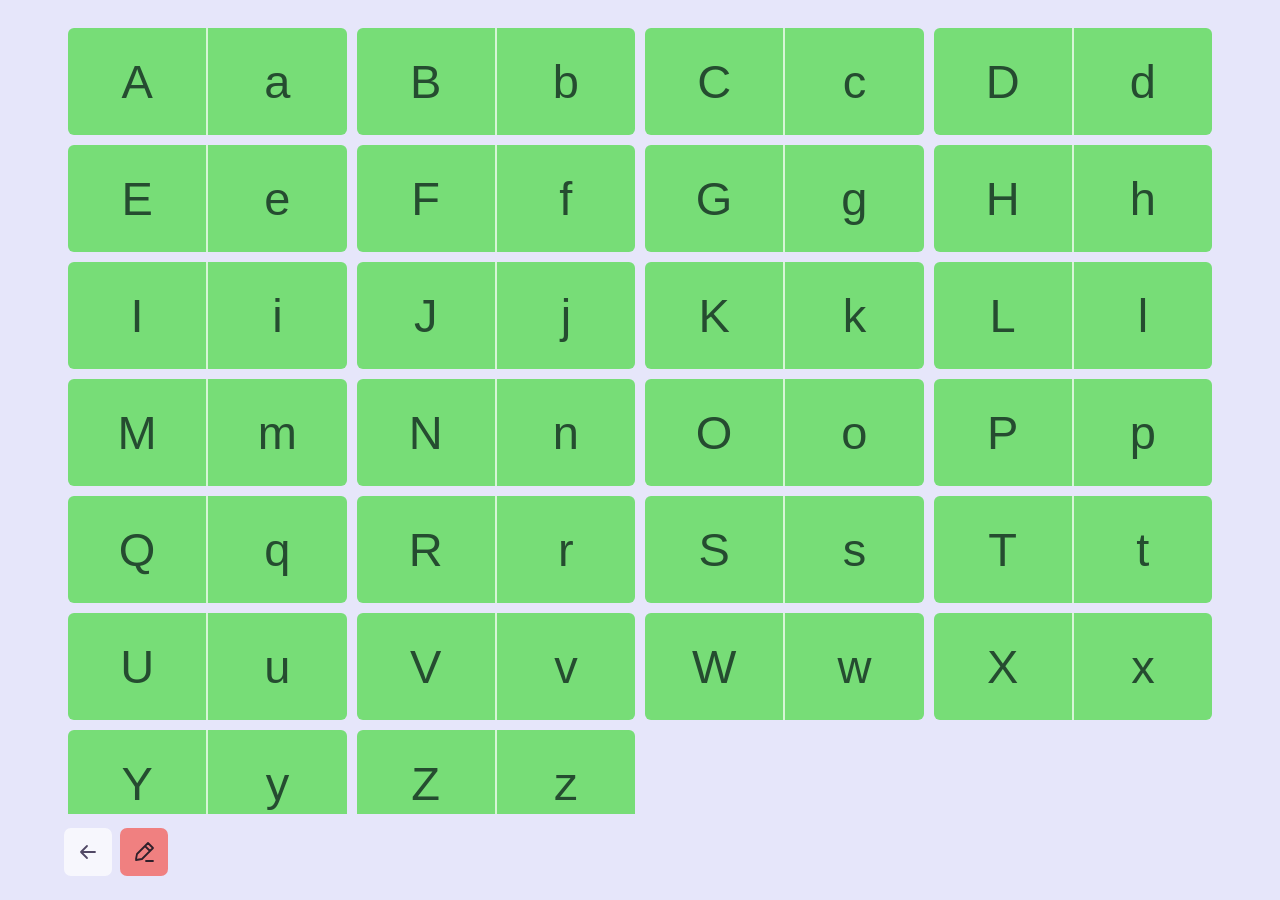
<file: index.html>
<!doctype html>
<html lang="en">
<head>
  <title>Reletter</title>
  <meta charset="utf-8">
  <meta name="viewport" content="width=device-width, initial-scale=1">
  <link rel="manifest" href="manifest.json">
  <meta name="theme-color" content="lavender">
  <link rel="icon" href="images/reletter-152.png" type="image/png">
  <link rel="apple-touch-icon" href="images/reletter-152.png">
  <meta name="apple-mobile-web-app-capable" content="yes">
  <meta name="apple-mobile-web-app-status-bar-style" content="lavender">
  <meta name="apple-mobile-web-app-title" content="Reletter">
  <link href="css/main.css" rel="stylesheet">
</head>
<body>
<svg class="icon-definitions" xmlns="http://www.w3.org/2000/svg" aria-hidden="true">
  <defs>
    <symbol id="icon-grid" viewBox="0 0 24 24"><rect x="3" y="3" width="7" height="7" rx="1"/><rect x="14" y="3" width="7" height="7" rx="1"/><rect x="3" y="14" width="7" height="7" rx="1"/><rect x="14" y="14" width="7" height="7" rx="1"/></symbol>
    <symbol id="icon-back" viewBox="0 0 24 24"><path d="M19 12H5m6-6-6 6 6 6"/></symbol>
    <symbol id="icon-next" viewBox="0 0 24 24"><path d="M5 12h14m-6-6 6 6-6 6"/></symbol>
    <symbol id="icon-trash" viewBox="0 0 24 24"><path d="M3 6h18M9 6V3h6v3M5 6l1 15h12l1-15M10 10v7m4-7v7"/></symbol>
    <symbol id="icon-word" viewBox="0 0 24 24"><path d="m4 19 1-5L16 3l5 5L10 19l-6 1m9-14 5 5M14 21h7"/></symbol>
    <symbol id="icon-resume" viewBox="0 0 24 24"><path d="m10 7 7 5-7 5Z"/><circle cx="12" cy="12" r="10"/></symbol>
    <symbol id="icon-done" viewBox="0 0 24 24"><path d="m4 12 5 5L20 6"/></symbol>
    <symbol id="icon-install" viewBox="0 0 24 24"><path d="M12 3v12m-5-5 5 5 5-5M4 16v5h16v-5"/></symbol>
  </defs>
</svg>
<main id="app">
  <section id="grid-screen" class="screen" aria-label="Letter selection" hidden>
    <div id="letter-grid" class="letter-grid"></div>
    <div class="controls">
      <button id="grid-back" class="action secondary" type="button" aria-label="Back to active drawing"><svg aria-hidden="true"><use href="#icon-back"/></svg></button>
      <button id="new-word" class="action" type="button" aria-label="Start a word"><svg aria-hidden="true"><use href="#icon-word"/></svg></button>
      <button id="install-app" class="action secondary" type="button" aria-label="Install app" hidden><svg aria-hidden="true"><use href="#icon-install"/></svg></button>
      <button id="resume-word" class="action secondary advance" type="button" aria-label="Resume word" hidden><svg aria-hidden="true"><use href="#icon-resume"/></svg></button>
    </div>
  </section>

  <form id="entry-screen" class="screen" aria-label="Enter a word or sentence" hidden>
    <div class="entry-field">
      <input id="word-input" type="text" aria-label="Word or sentence to write" autocomplete="off" spellcheck="false" enterkeyhint="go">
    </div>
    <div class="controls">
      <button id="entry-back" class="action secondary" type="button" aria-label="Back to letter grid"><svg aria-hidden="true"><use href="#icon-back"/></svg></button>
      <button id="start-word" class="action advance" type="submit" aria-label="Start tracing word" disabled><svg aria-hidden="true"><use href="#icon-next"/></svg></button>
    </div>
  </form>

  <section id="draw-screen" class="screen" aria-label="Drawing" hidden>
    <div id="canvas-stage">
      <canvas id="letter-canvas" aria-label="Draw the current letter"></canvas>
      <div id="showcase-art" role="img" hidden></div>
    </div>
    <div class="controls">
      <button id="open-grid" class="action secondary" type="button" aria-label="Letter grid"><svg aria-hidden="true"><use href="#icon-grid"/></svg></button>
      <button id="next-letter" class="action" type="button" aria-label="Next letter" hidden><svg aria-hidden="true"><use id="next-icon" href="#icon-next"/></svg></button>
      <button id="clear-canvas" class="action secondary advance" type="button" aria-label="Clear current drawing"><svg aria-hidden="true"><use href="#icon-trash"/></svg></button>
    </div>
    <div id="word-strip" class="strip word-strip" role="group" aria-label="Letters in your word" hidden></div>
    <div class="drawing-dock">
      <div id="active-slot" aria-label="Current active drawing"></div>
      <div id="history-strip" class="strip history-strip" role="group" aria-label="Drawing history, newest first"></div>
    </div>
  </section>

</main>
<script src="js/letters.js"></script>
<script src="js/letter-renderer.js"></script>
<script src="js/drawing-store.js"></script>
<script src="js/index.js"></script>
</body>
</html>
</file>
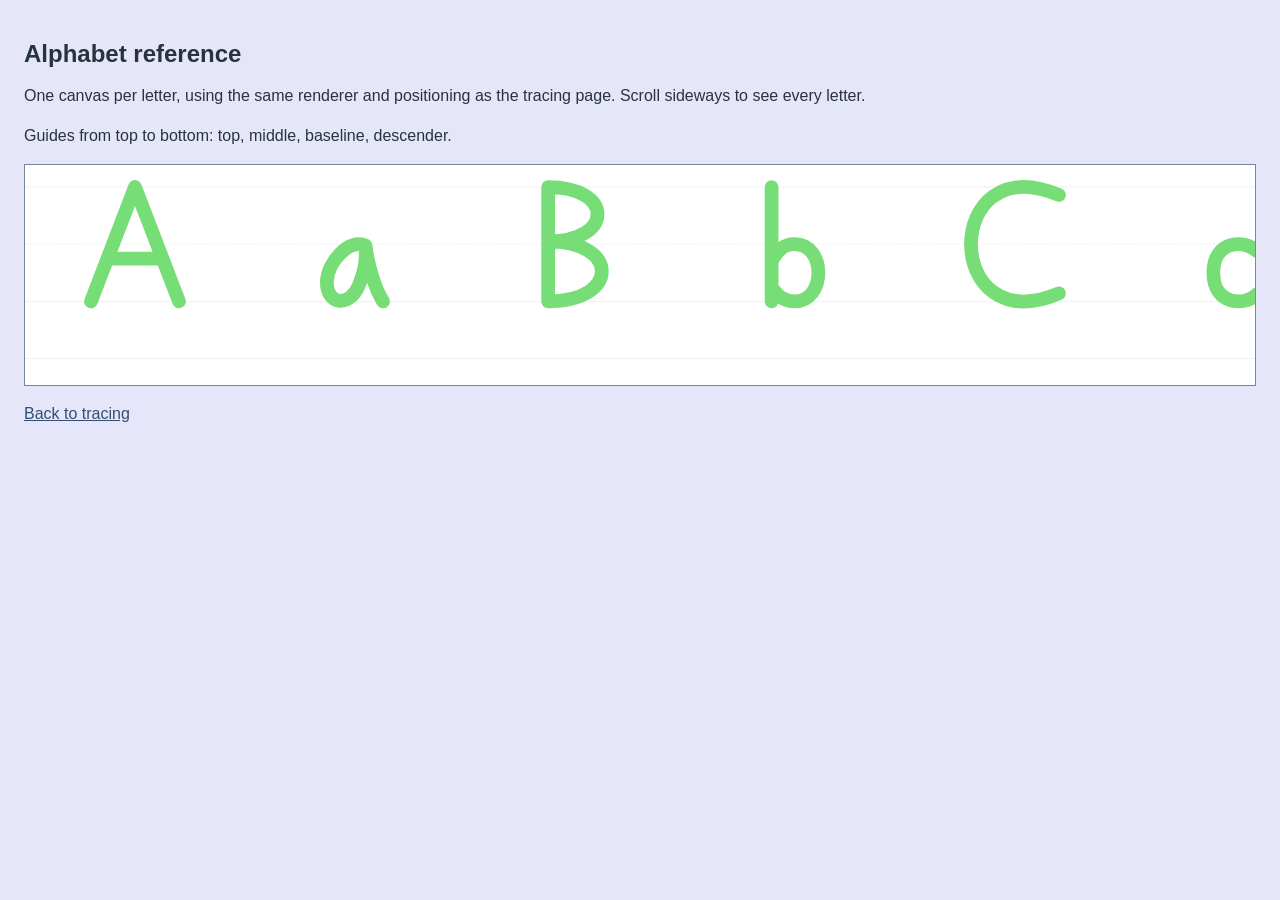
<file: alphabet.html>
<!DOCTYPE html>
<html lang="en">
<head>
  <meta charset="utf-8">
  <meta name="viewport" content="width=device-width, initial-scale=1">
  <title>Reletter — Alphabet reference</title>
  <link href="css/alphabet.css" rel="stylesheet" type="text/css"/>
</head>
<body>
  <h1>Alphabet reference</h1>
  <p>One canvas per letter, using the same renderer and positioning as the tracing page. Scroll sideways to see every letter.</p>
  <p>Guides from top to bottom: top, middle, baseline, descender.</p>
  <div class="alphabet-row" tabindex="0" role="region" aria-label="Alphabet on handwriting guides">
    <div class="alphabet-strip" id="alphabet"></div>
  </div>
  <p><a href="index.html">Back to tracing</a></p>
  <script src="js/letters.js"></script>
  <script src="js/letter-renderer.js"></script>
  <script src="js/alphabet.js"></script>
</body>
</html>
</file>
<file: css/main.css>
:root {
  --primary-color: #77dd77;
  --draw-color: lightcoral;
  color-scheme: light;
  font-family: Verdana, sans-serif;
  color: #353143;
  background: lavender;
}

* { box-sizing: border-box; }
[hidden] { display: none !important; }
body { margin: 0; }
button, input { font: inherit; }
button { cursor: pointer; }
button:disabled { opacity: .35; cursor: default; }
button:focus-visible, input:focus-visible {
  outline: 3px solid #51408a;
  outline-offset: 2px;
}
.icon-definitions { position: absolute; width: 0; height: 0; overflow: hidden; }
#app { max-width: 1200px; margin: auto; }
.screen {
  height: 100dvh;
  min-height: 260px;
  padding: 12px;
  padding-bottom: max(12px, env(safe-area-inset-bottom));
  display: flex;
  flex-direction: column;
  gap: 12px;
}
.controls { display: flex; gap: 8px; flex-shrink: 0; }
.advance { margin-left: auto; }
#draw-screen > .controls { display: grid; grid-template-columns: 1fr auto 1fr; }
#open-grid { grid-column: 1; justify-self: start; }
#next-letter { grid-column: 2; }
#clear-canvas { grid-column: 3; justify-self: end; }
.action {
  width: 48px;
  height: 48px;
  padding: 12px;
  border: 0;
  border-radius: 7px;
  background: var(--draw-color);
  color: #30202b;
  flex-shrink: 0;
}
.action svg {
  width: 24px;
  height: 24px;
  fill: none;
  stroke: currentColor;
  stroke-width: 1.8;
  stroke-linecap: round;
  stroke-linejoin: round;
}
.secondary { background: #ffffffb3; color: #514865; }
.letter-grid {
  display: grid;
  grid-template-columns: repeat(4, minmax(0, 1fr));
  grid-auto-rows: 107px;
  align-content: start;
  gap: 10px;
  overflow-y: auto;
  min-height: 0;
  flex: 1;
  padding: 4px;
}
.letter-pair { display: flex; background: var(--primary-color); border-radius: 6px; }
.letter-pair button {
  flex: 1;
  min-width: 0;
  padding: 8px 0;
  border: 0;
  background: transparent;
  color: #254c30;
  font-size: 47px;
}
.letter-pair button + button { border-left: 2px solid #ffffffb3; }
.entry-field { width: min(100%, 480px); align-self: center; margin: auto 0; padding: 16px; background: white; border-radius: 10px; }
#word-input { width: 100%; padding: 14px 10px; border: 2px solid #d2cadf; border-radius: 6px; font-size: 25px; }
#canvas-stage { flex: 1; min-height: 0; display: flex; align-items: center; justify-content: center; }
#letter-canvas { display: block; background: white; border-radius: 8px; touch-action: none; }
.strip { display: flex; gap: 8px; overflow-x: auto; padding: 4px 3px 8px; min-width: 0; flex-shrink: 0; }
.drawing-tile {
  flex: 0 0 52px;
  width: 52px;
  height: 56px;
  padding: 2px;
  border: 1px solid #d4cce0;
  border-radius: 7px;
  background: #ffffffb3;
  color: #746986;
  font-size: 28px;
}
.drawing-tile canvas { display: block; width: 100%; height: 100%; }
.drawing-tile[aria-current] { outline: 2px solid #9d494d; outline-offset: 1px; background: white; }
.word-space { flex: 0 0 12px; }
.drawing-dock { display: flex; gap: 12px; flex-shrink: 0; min-height: 0; }
#active-slot { flex-shrink: 0; padding: 4px 12px 8px 3px; border-right: 1px solid #c9c0d8; }
.history-strip { flex: 1; flex-direction: row-reverse; }
.history-strip .drawing-tile { flex-basis: 44px; width: 44px; height: 48px; }
.history-word {
  display: flex;
  flex: 0 0 auto;
  align-items: center;
  gap: 8px;
  padding: 0;
  border: 0;
  border-radius: 8px;
  background: transparent;
}
.history-word:hover, .history-word[aria-pressed="true"] {
  outline: 2px solid #9d494d;
  outline-offset: 2px;
}
.history-word:focus-visible { outline: 3px solid #51408a; }
#showcase-art {
  flex: 1;
  align-self: stretch;
  min-width: 0;
  min-height: 0;
  display: flex;
  flex-wrap: wrap;
  align-content: safe center;
  align-items: center;
  justify-content: center;
  overflow-y: auto;
  padding: 16px;
  background: white;
  border-radius: 8px;
}
.showcase-word { display: flex; flex-wrap: wrap; justify-content: center; max-width: 100%; }
.showcase-word canvas { width: clamp(48px, 12vw, 96px); height: clamp(48px, 12vw, 96px); }
.showcase-space { width: 16px; flex-shrink: 0; }

@media (min-width: 760px) {
  .screen { padding: 24px; gap: 14px; }
}

@media (max-height: 480px) {
  .screen { gap: 6px; padding: 6px; }
  .action { height: 44px; width: 44px; padding: 10px; }
  .drawing-tile { height: 44px; }
  .strip, #active-slot { padding-bottom: 4px; }
  .history-strip .drawing-tile { height: 40px; }
}
</file>
<file: css/alphabet.css>
body {
  margin: 0;
  padding: 24px;
  font-family: Verdana, sans-serif;
  color: #27333d;
  background: lavender;
}

h1 {
  font-size: 1.5rem;
}

p {
  line-height: 1.5;
}

.alphabet-row {
  overflow-x: auto;
  background: white;
  border: 1px solid lightslategrey;
}

.alphabet-strip {
  display: flex;
  position: relative;
  width: max-content;
}

canvas {
  display: block;
  width: 220px;
  height: 220px;
}

a {
  color: #344d70;
}
</file>
